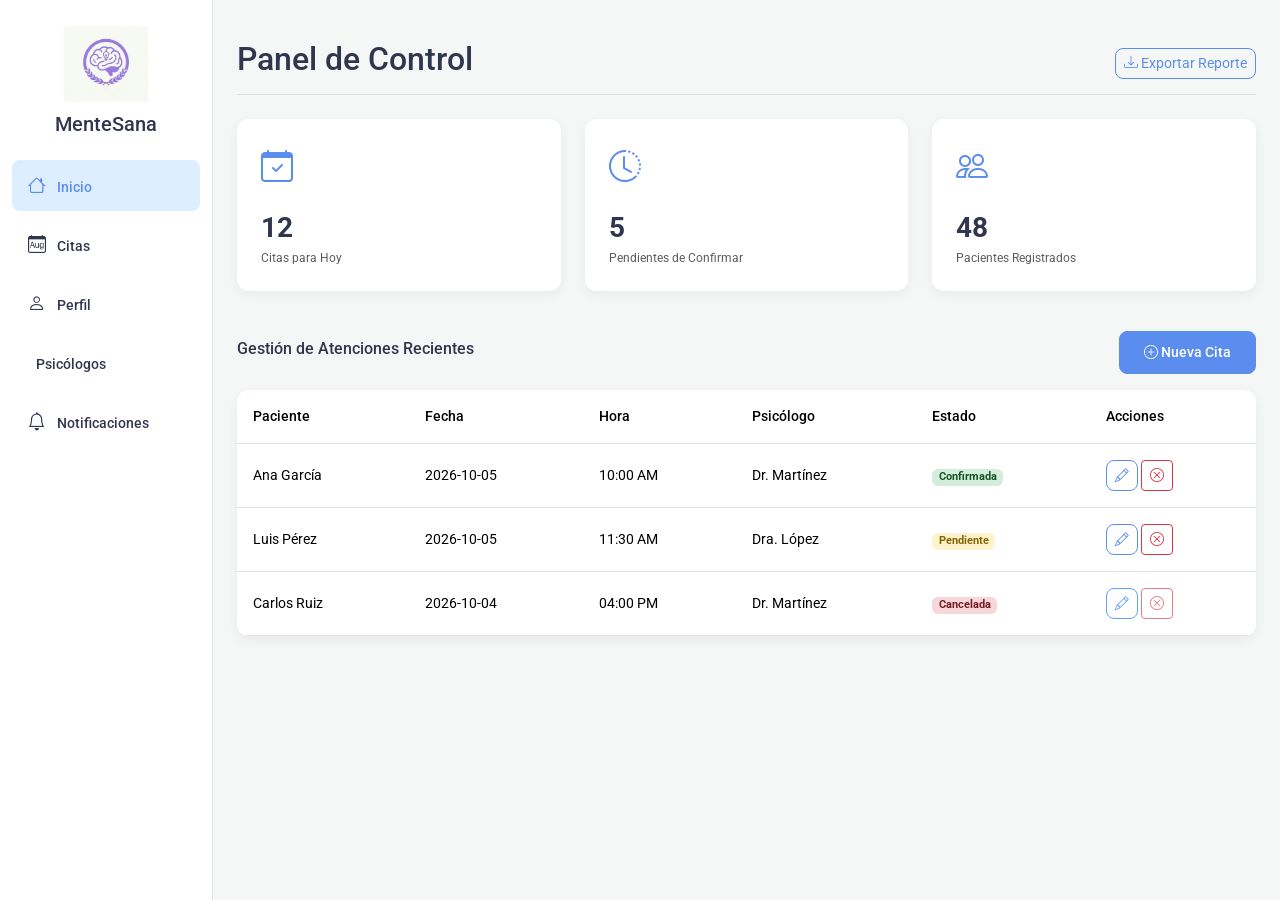
<file: admin.html>
<!DOCTYPE html>
<html lang="es">
<head>
    <meta charset="UTF-8">
    <meta name="viewport" content="width=device-width, initial-scale=1.0">
    
    <!-- Bootstrap CSS -->
    <link href="https://cdn.jsdelivr.net/npm/bootstrap@5.0.2/dist/css/bootstrap.min.css" rel="stylesheet" integrity="sha384-EVSTQN3/azprG1Anm3QDgpJLIm9Nao0Yz1ztcQTwFspd3yD65VohhpuuCOmLASjC" crossorigin="anonymous">
    
    <!-- Fuente Roboto (Guía de Estilo) -->
    <link href="https://fonts.googleapis.com/css2?family=Roboto:wght@400;500;700&display=swap" rel="stylesheet">

    <!-- Bootstrap Icons (Para la iconografía de la guía) -->
    <link rel="stylesheet" href="https://cdn.jsdelivr.net/npm/bootstrap-icons@1.11.1/font/bootstrap-icons.css">

    <!-- Estilos Personalizados MenteSana (en estilos.css) -->
   <link rel="stylesheet" href="css/styles.css">

    <title>Dashboard Administrador - MenteSana</title>
</head>
<body>

    <div class="container-fluid">
        <div class="row">
            
            <!-- ================= SIDEBAR ================= -->
            <nav class="col-md-3 col-lg-2 d-md-block sidebar collapse" id="sidebarMenu">
                <div class="position-sticky">
                    <!-- Logo -->
                    <div class="text-center mb-4">
                        <img src="img/logo-mentesana.jpeg" alt="Logotipo de MenteSana, cerebro con foco" style="max-height: 80px;">
                        <h2 class="h5 mt-2">MenteSana</h2>
                    </div>

                    <!-- Navegación -->
                    <ul class="nav flex-column">
                        <li class="nav-item">
                            <a class="nav-link active" href="#">
                                <i class="bi bi-house"></i> Inicio
                            </a>
                        </li>
                        <li class="nav-item">
                            <a class="nav-link" href="#">
                                <i class="bi bi-calendar-month"></i> Citas
                            </a>
                        </li>
                        <li class="nav-item">
                            <a class="nav-link" href="#">
                                <i class="bi bi-person"></i> Perfil
                            </a>
                        </li>
                        <li class="nav-item">
                            <a class="nav-link" href="#">
                                <i class="bi bi-psychology"></i> Psicólogos
                            </a>
                        </li>
                        <li class="nav-item">
                            <a class="nav-link" href="#">
                                <i class="bi bi-bell"></i> Notificaciones
                            </a>
                        </li>
                    </ul>
                </div>
            </nav>

            <!-- Verificación de componentes -->
            <!-- ================= CONTENIDO PRINCIPAL ================= -->
            <main class="col-md-9 ms-sm-auto col-lg-10 px-md-4 py-4">
                
                <!-- Encabezado -->
                <div class="d-flex justify-content-between flex-wrap flex-md-nowrap align-items-center pt-3 pb-2 mb-4 border-bottom">
                    <h1 class="h2">Panel de Control</h1>
                    <div class="btn-toolbar mb-2 mb-md-0">
                        <button type="button" class="btn btn-sm btn-outline-primary">
                            <i class="bi bi-download"></i> Exportar Reporte
                        </button>
                    </div>
                </div>

                <!-- ================= TARJETAS DE RESUMEN ================= -->
                 <!-- Verificación de componentes -->
                <div class="row mb-4">
                    <div class="col-md-4 mb-3">
                        <div class="card-resumen">
                            <div class="icono"><i class="bi bi-calendar-check"></i></div>
                            <div class="numero">12</div>
                            <div class="cuerpo-pequeno text-muted">Citas para Hoy</div>
                        </div>
                    </div>
                    <div class="col-md-4 mb-3">
                        <div class="card-resumen">
                            <div class="icono"><i class="bi bi-clock-history"></i></div>
                            <div class="numero">5</div>
                            <div class="cuerpo-pequeno text-muted">Pendientes de Confirmar</div>
                        </div>
                    </div>
                    <div class="col-md-4 mb-3">
                        <div class="card-resumen">
                            <div class="icono"><i class="bi bi-people"></i></div>
                            <div class="numero">48</div>
                            <div class="cuerpo-pequeno text-muted">Pacientes Registrados</div>
                        </div>
                    </div>
                </div>

                <!-- ================= TABLA DE GESTIÓN ================= -->
                 <!-- Verificación de componentes-->
                <div class="d-flex justify-content-between align-items-center mb-3">
                    <h3 class="subtitulo">Gestión de Atenciones Recientes</h3>
                    <button class="btn btn-primary btn-sm">
                        <i class="bi bi-plus-circle"></i> Nueva Cita
                    </button>
                </div>

                <div class="tabla-custom table-responsive">
                    <table class="table table-hover mb-0">
                        <thead>
                            <tr>
                                <th scope="col">Paciente</th>
                                <th scope="col">Fecha</th>
                                <th scope="col">Hora</th>
                                <th scope="col">Psicólogo</th>
                                <th scope="col">Estado</th>
                                <th scope="col">Acciones</th>
                            </tr>
                        </thead>
                        <tbody>
                            <tr>
                                <td>Ana García</td>
                                <td>2026-10-05</td>
                                <td>10:00 AM</td>
                                <td>Dr. Martínez</td>
                                <td><span class="badge badge-confirmada">Confirmada</span></td>
                                <td>
                                    <button class="btn btn-sm btn-outline-primary"><i class="bi bi-pencil"></i></button>
                                    <button class="btn btn-sm btn-outline-danger"><i class="bi bi-x-circle"></i></button>
                                </td>
                            </tr>
                            <tr>
                                <td>Luis Pérez</td>
                                <td>2026-10-05</td>
                                <td>11:30 AM</td>
                                <td>Dra. López</td>
                                <td><span class="badge badge-pendiente">Pendiente</span></td>
                                <td>
                                    <button class="btn btn-sm btn-outline-primary"><i class="bi bi-pencil"></i></button>
                                    <button class="btn btn-sm btn-outline-danger"><i class="bi bi-x-circle"></i></button>
                                </td>
                            </tr>
                            <tr>
                                <td>Carlos Ruiz</td>
                                <td>2026-10-04</td>
                                <td>04:00 PM</td>
                                <td>Dr. Martínez</td>
                                <td><span class="badge badge-cancelada">Cancelada</span></td>
                                <td>
                                    <button class="btn btn-sm btn-outline-primary" disabled><i class="bi bi-pencil"></i></button>
                                    <button class="btn btn-sm btn-outline-danger" disabled><i class="bi bi-x-circle"></i></button>
                                </td>
                            </tr>
                        </tbody>
                    </table>
                </div>

            </main>
        </div>
    </div>

    <!-- Bootstrap JS (aun no hay acciones)-->
    <script src="https://cdn.jsdelivr.net/npm/bootstrap@5.0.2/dist/js/bootstrap.bundle.min.js" integrity="sha384-MrcW6ZMFYlzcLA8Nl+NtUVF0sA7MsXsP1UyJoMp4YLEuNSfAP+JcXn/tVYxM" crossorigin="anonymous"></script>
</body>
</html>
</file>
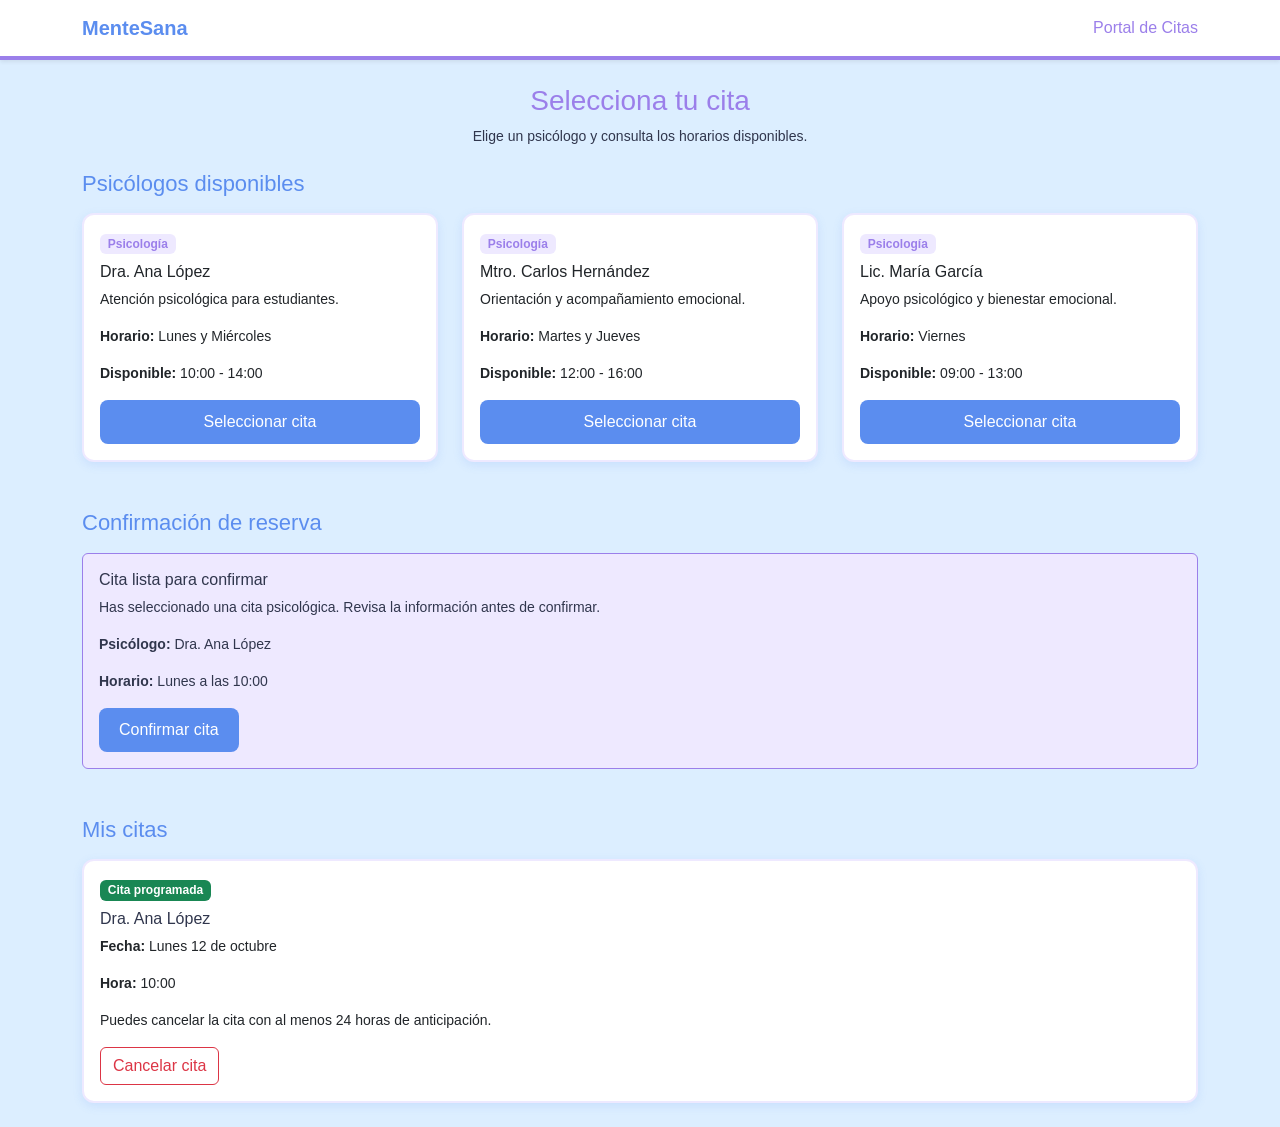
<file: citas.html>
<!DOCTYPE html>
<html lang="es">
<head>
    <meta charset="UTF-8">
    <meta name="viewport" content="width=device-width, initial-scale=1.0">
    <title>MenteSana - Citas</title>
    <link href="https://cdn.jsdelivr.net/npm/bootstrap@5.0.2/dist/css/bootstrap.min.css" rel="stylesheet">
    <link rel="stylesheet" href="css/estilos.css">
</head>
<body>
    <nav class="navbar navbar-light bg-white shadow-sm">
        <div class="container">
            <a class="navbar-brand fw-bold text-azul" href="#">MenteSana</a>
            <span class="navbar-text">Portal de Citas</span>
        </div>
    </nav>
    <main class="container py-4">
        <h1 class="text-center mb-2">Selecciona tu cita</h1>
        <p class="text-center mb-4">Elige un psicólogo y consulta los horarios disponibles.</p>
                <h2 class="mb-3">Psicólogos disponibles</h2>
        <div class="row g-4">
            <div class="col-md-4">
                <div class="card card-mente h-100">
                    <div class="card-body">
                        <span class="badge bg-lavanda text-morado mb-2">Psicología</span>
                        <h3 class="card-title">Dra. Ana López</h3>
                        <p class="card-text">Atención psicológica para estudiantes.</p>
                        <p><strong>Horario:</strong> Lunes y Miércoles</p>
                        <p><strong>Disponible:</strong> 10:00 - 14:00</p>
                        <button class="btn btn-mente w-100">Seleccionar cita</button>
                    </div>
                </div>
            </div>
            <div class="col-md-4">
                <div class="card card-mente h-100">
                    <div class="card-body">
                        <span class="badge bg-lavanda text-morado mb-2">Psicología</span>
                        <h3 class="card-title">Mtro. Carlos Hernández</h3>
                        <p class="card-text">Orientación y acompañamiento emocional.</p>
                        <p><strong>Horario:</strong> Martes y Jueves</p>
                        <p><strong>Disponible:</strong> 12:00 - 16:00</p>
                        <button class="btn btn-mente w-100">Seleccionar cita</button>
                    </div>
                </div>
            </div>
            <div class="col-md-4">
                <div class="card card-mente h-100">
                    <div class="card-body">
                        <span class="badge bg-lavanda text-morado mb-2">Psicología</span>
                        <h3 class="card-title">Lic. María García</h3>
                        <p class="card-text">Apoyo psicológico y bienestar emocional.</p>
                        <p><strong>Horario:</strong> Viernes</p>
                        <p><strong>Disponible:</strong> 09:00 - 13:00</p>
                        <button class="btn btn-mente w-100">Seleccionar cita</button>
                    </div>
                </div>
            </div>
        </div>
                <section class="mt-5">
            <h2 class="mb-3">Confirmación de reserva</h2>
            <div class="alert alert-success">
                <h3>Cita lista para confirmar</h3>
                <p>Has seleccionado una cita psicológica. Revisa la información antes de confirmar.</p>
                <p><strong>Psicólogo:</strong> Dra. Ana López</p>
                <p><strong>Horario:</strong> Lunes a las 10:00</p>
                <button class="btn btn-mente">Confirmar cita</button>
            </div>
        </section>
                <section class="mt-5">
            <h2 class="mb-3">Mis citas</h2>
            <div class="card card-mente">
                <div class="card-body">
                    <span class="badge bg-success mb-2">Cita programada</span>
                    <h3>Dra. Ana López</h3>
                    <p><strong>Fecha:</strong> Lunes 12 de octubre</p>
                    <p><strong>Hora:</strong> 10:00</p>
                    <p>Puedes cancelar la cita con al menos 24 horas de anticipación.</p>
                    <button class="btn btn-outline-danger">Cancelar cita</button>
                </div>
            </div>
        </section>
    </main>
</body>
</html>
</file>
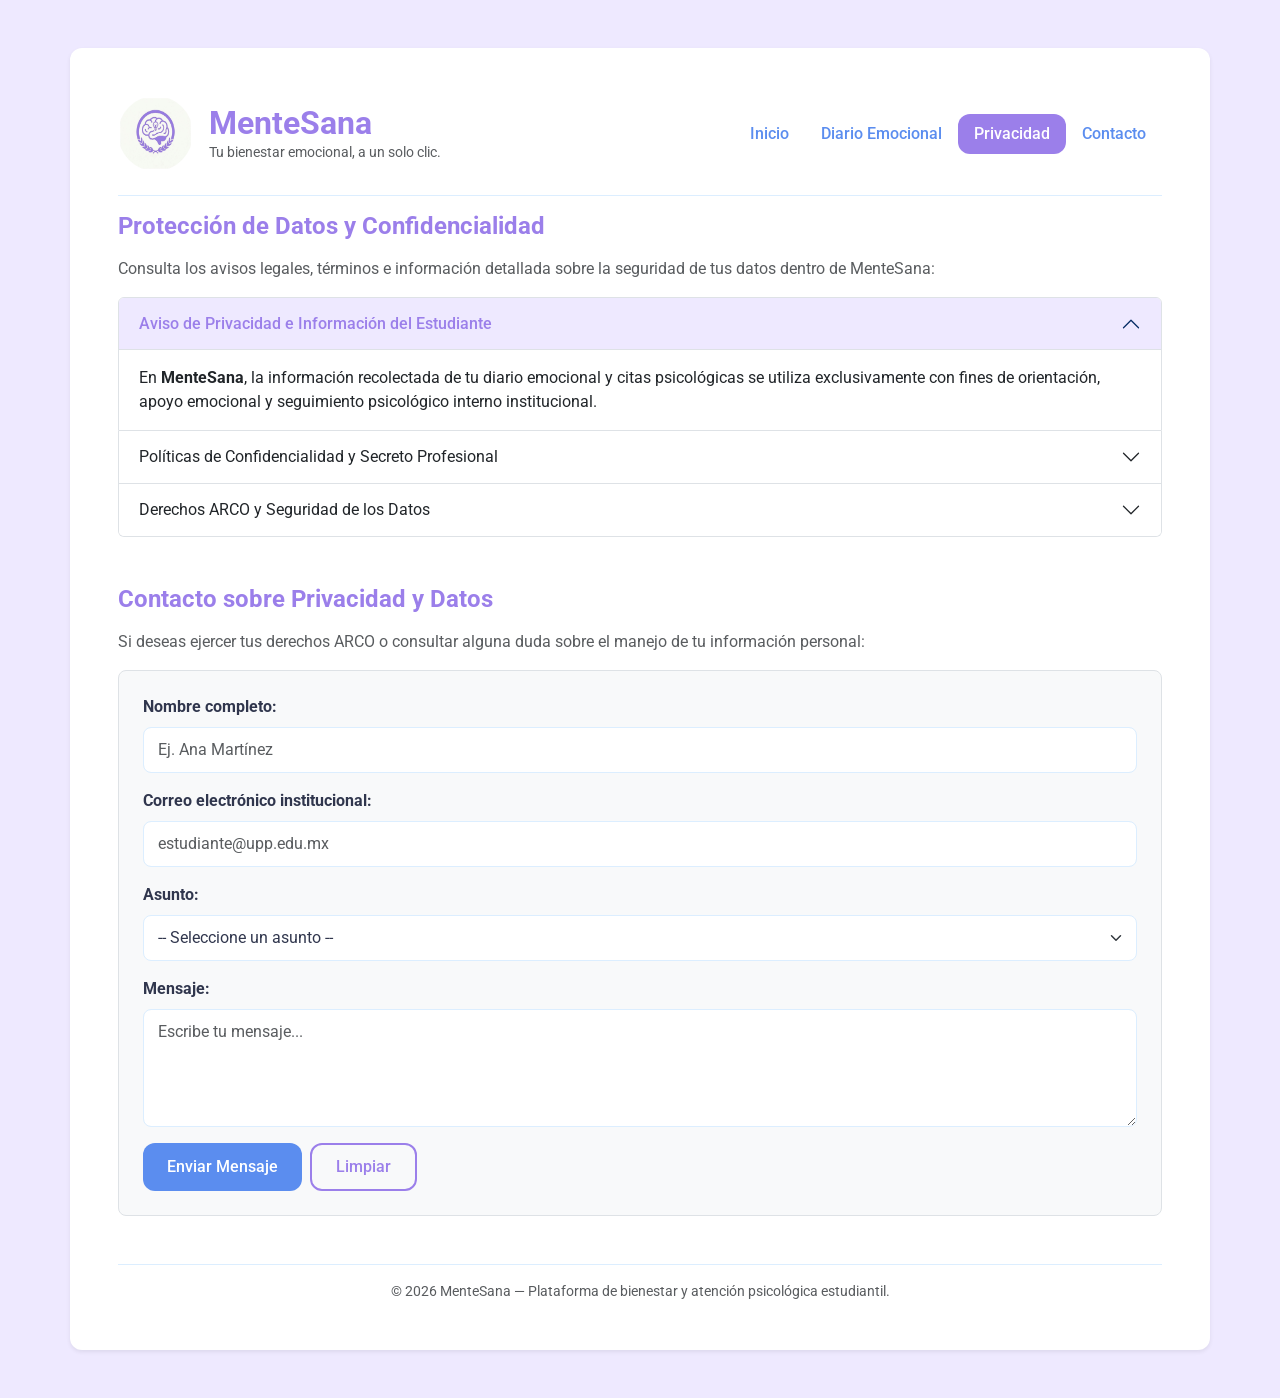
<file: contacto.html>
<!DOCTYPE html>
<html lang="es">
<head>
    <meta charset="UTF-8">
    <meta name="viewport" content="width=device-width, initial-scale=1.0">
    <title>MenteSana - Protección de Datos y Privacidad</title>

    <!-- CDN Bootstrap 5 CSS -->
    <link href="https://cdn.jsdelivr.net/npm/bootstrap@5.3.3/dist/css/bootstrap.min.css" rel="stylesheet">

    <!-- Hoja de Estilos Propia -->
    <link rel="stylesheet" href="css/emocionalStyle.css">
</head>
<body>

    <div class="container my-5 p-4 p-md-5 card-mentesana shadow-sm">
        
        <!-- Encabezado con Logo Oficial de MenteSana -->
        <header class="d-flex flex-wrap justify-content-between align-items-center mb-4 gap-3">
            <div class="d-flex align-items-center gap-3">
                <img src="img/logo-mentesana.jpeg" alt="Logotipo oficial de MenteSana - Plataforma de bienestar y atención psicológica estudiantil" width="75" height="75" class="rounded-circle">
                <div>
                    <h1 class="h2 m-0 text-purple-ms fw-bold">MenteSana</h1>
                    <p class="text-muted small m-0">Tu bienestar emocional, a un solo clic.</p>
                </div>
            </div>

            <!-- Navegación con Accesibilidad -->
            <nav aria-label="Navegación principal">
                <ul class="nav nav-pills">
                    <li class="nav-item"><a class="nav-link" href="#">Inicio</a></li>
                    <li class="nav-item"><a class="nav-link" href="emocional.html">Diario Emocional</a></li>
                    <li class="nav-item"><a class="nav-link active" aria-current="page" href="privacidad.html">Privacidad</a></li>
                    <li class="nav-item"><a class="nav-link" href="#contacto">Contacto</a></li>
                </ul>
            </nav>
        </header>

        <hr style="color: #DCEEFF; opacity: 1;">

        <main>
            <!-- REQUERIMIENTO FUNCIONAL 006: Protección de Datos y Confidencialidad -->
            <section class="mb-5" aria-labelledby="titulo-privacidad">
                <h2 id="titulo-privacidad" class="h4 text-purple-ms fw-bold mb-3">Protección de Datos y Confidencialidad</h2>
                <p class="text-muted">Consulta los avisos legales, términos e información detallada sobre la seguridad de tus datos dentro de MenteSana:</p>

                <div class="accordion" id="accordionPrivacidad">
                    <div class="accordion-item">
                        <h3 class="accordion-header" id="headingOne">
                            <button class="accordion-button" type="button" data-bs-toggle="collapse" data-bs-target="#collapseOne" aria-expanded="true" aria-controls="collapseOne">
                                Aviso de Privacidad e Información del Estudiante
                            </button>
                        </h3>
                        <div id="collapseOne" class="accordion-collapse collapse show" aria-labelledby="headingOne" data-bs-parent="#accordionPrivacidad">
                            <div class="accordion-body">
                                En <strong>MenteSana</strong>, la información recolectada de tu diario emocional y citas psicológicas se utiliza exclusivamente con fines de orientación, apoyo emocional y seguimiento psicológico interno institucional.
                            </div>
                        </div>
                    </div>

                    <div class="accordion-item">
                        <h3 class="accordion-header" id="headingTwo">
                            <button class="accordion-button collapsed" type="button" data-bs-toggle="collapse" data-bs-target="#collapseTwo" aria-expanded="false" aria-controls="collapseTwo">
                                Políticas de Confidencialidad y Secreto Profesional
                            </button>
                        </h3>
                        <div id="collapseTwo" class="accordion-collapse collapse" aria-labelledby="headingTwo" data-bs-parent="#accordionPrivacidad">
                            <div class="accordion-body">
                                Todas las sesiones, registros de ánimo y notas clínicas están protegidas bajo secreto profesional. Ninguna información personal o diagnóstica será compartida con terceros sin tu consentimiento expreso, salvo situaciones de riesgo inminente.
                            </div>
                        </div>
                    </div>

                    <div class="accordion-item">
                        <h3 class="accordion-header" id="headingThree">
                            <button class="accordion-button collapsed" type="button" data-bs-toggle="collapse" data-bs-target="#collapseThree" aria-expanded="false" aria-controls="collapseThree">
                                Derechos ARCO y Seguridad de los Datos
                            </button>
                        </h3>
                        <div id="collapseThree" class="accordion-collapse collapse" aria-labelledby="headingThree" data-bs-parent="#accordionPrivacidad">
                            <div class="accordion-body">
                                Tienes derecho a Acceder, Rectificar, Cancelar u Oponerte (Derechos ARCO) al uso de tus datos guardados en la plataforma. Puedes solicitar la eliminación de tu historial en cualquier momento mediante el formulario de contacto.
                            </div>
                        </div>
                    </div>
                </div>
            </section>

            <!-- Formulario de Contacto -->
            <section id="contacto" class="mb-4" aria-labelledby="titulo-contacto">
                <h2 id="titulo-contacto" class="h4 text-purple-ms fw-bold mb-3">Contacto sobre Privacidad y Datos</h2>
                <p class="text-muted">Si deseas ejercer tus derechos ARCO o consultar alguna duda sobre el manejo de tu información personal:</p>

                <form id="form-contacto" action="#" method="POST" class="p-4 rounded-3 border bg-light">
                    <div class="mb-3">
                        <label for="nombre-contacto" class="form-label fw-bold">Nombre completo:</label>
                        <input type="text" id="nombre-contacto" name="nombre_contacto" class="form-control" placeholder="Ej. Ana Martínez" required>
                    </div>

                    <div class="mb-3">
                        <label for="correo-contacto" class="form-label fw-bold">Correo electrónico institucional:</label>
                        <input type="email" id="correo-contacto" name="correo_contacto" class="form-control" placeholder="estudiante@upp.edu.mx" required>
                    </div>

                    <div class="mb-3">
                        <label for="asunto-contacto" class="form-label fw-bold">Asunto:</label>
                        <select id="asunto-contacto" name="asunto_contacto" class="form-select" required aria-label="Selecciona el asunto del mensaje de privacidad">
                            <option value="" disabled selected>-- Seleccione un asunto --</option>
                            <option value="duda_privacidad">Solicitud / Duda de privacidad de datos</option>
                            <option value="derechos_arco">Ejercicio de Derechos ARCO</option>
                            <option value="otro">Otro comentario</option>
                        </select>
                    </div>

                    <div class="mb-3">
                        <label for="mensaje-contacto" class="form-label fw-bold">Mensaje:</label>
                        <textarea id="mensaje-contacto" name="mensaje_contacto" class="form-control" rows="4" placeholder="Escribe tu mensaje..." required></textarea>
                    </div>

                    <div class="d-flex flex-column flex-sm-row gap-2">
                        <button type="submit" class="btn btn-blue-ms">Enviar Mensaje</button>
                        <button type="reset" class="btn btn-outline-ms">Limpiar</button>
                    </div>
                </form>
            </section>
        </main>

        <hr class="mt-5" style="color: #DCEEFF; opacity: 1;">

        <footer>
            <p class="text-center text-muted small m-0">&copy; 2026 MenteSana — Plataforma de bienestar y atención psicológica estudiantil.</p>
        </footer>

    </div>

    <!-- CDN Bootstrap JS (Requerido para la animación del Accordion) -->
    <script src="https://cdn.jsdelivr.net/npm/bootstrap@5.3.3/dist/js/bootstrap.bundle.min.js"></script>
</body>
</html>
</file>
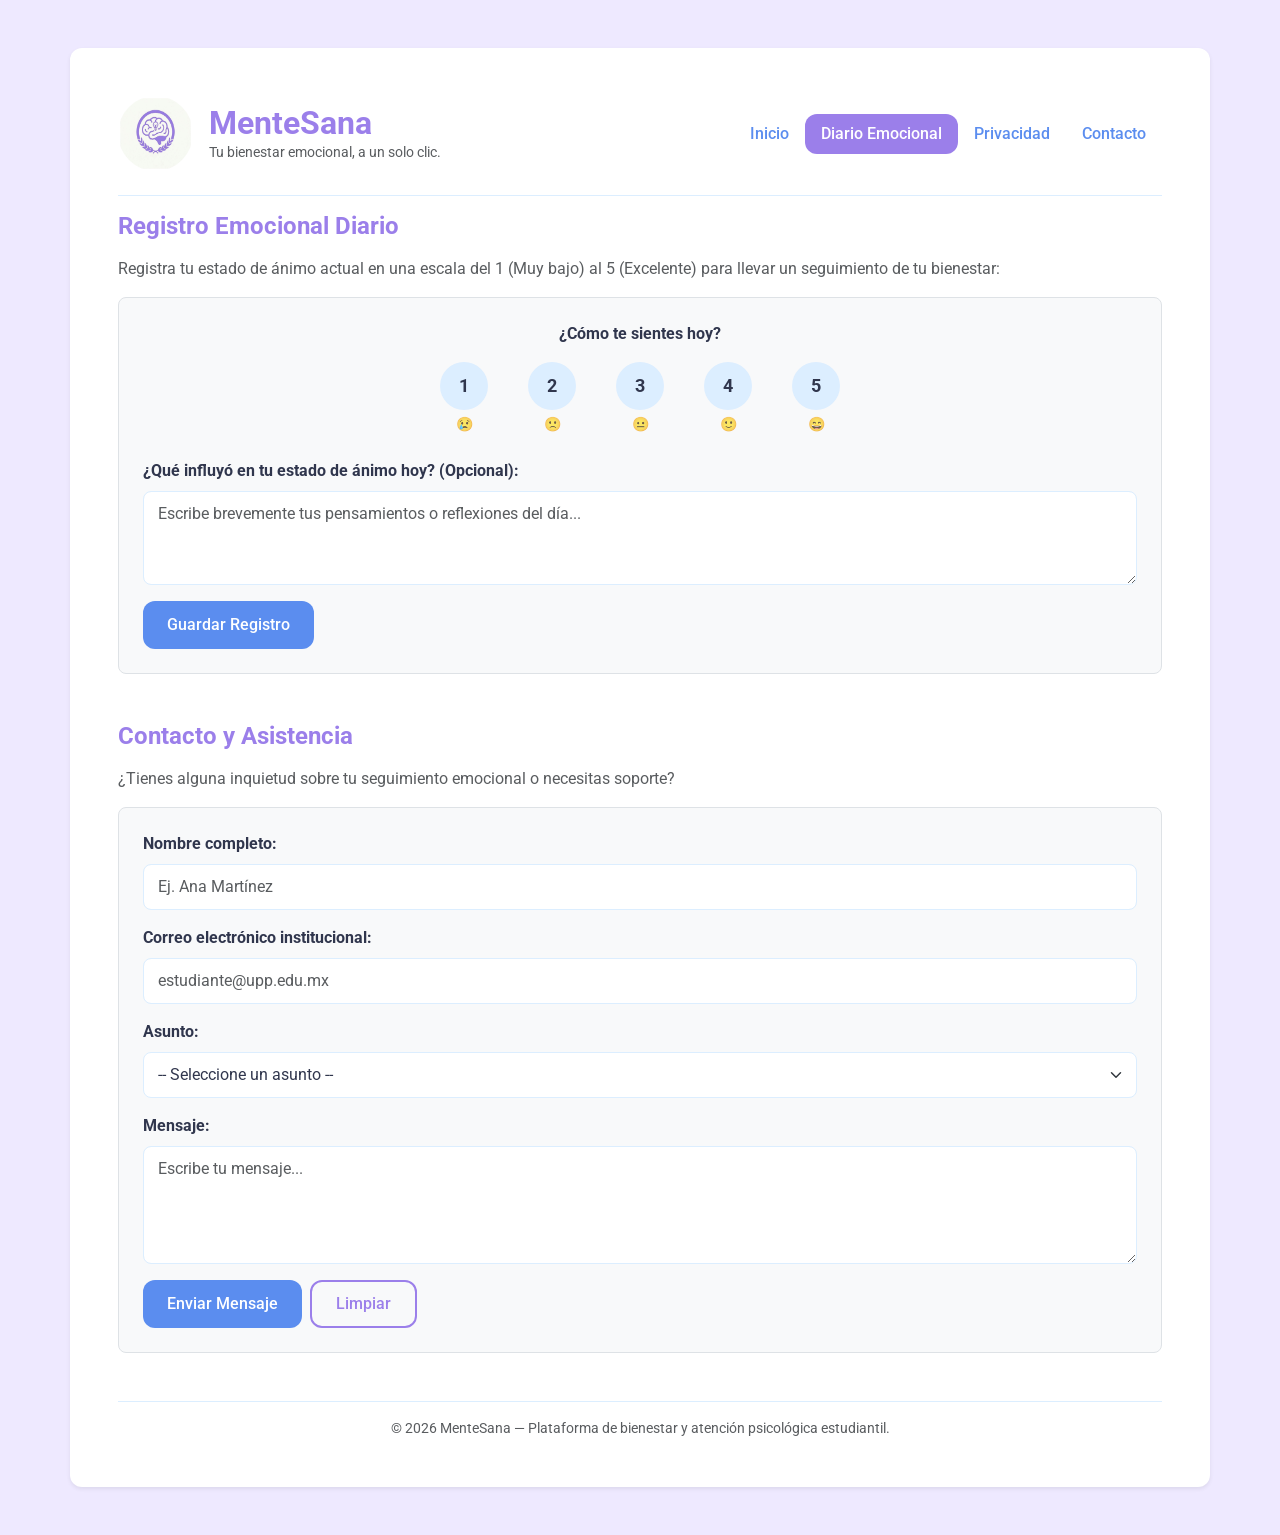
<file: emocional.html>
<!DOCTYPE html>
<html lang="es">
<head>
    <meta charset="UTF-8">
    <meta name="viewport" content="width=device-width, initial-scale=1.0">
    <title>MenteSana - Diario Emocional</title>

    <!-- CDN Bootstrap 5 CSS -->
    <link href="https://cdn.jsdelivr.net/npm/bootstrap@5.3.3/dist/css/bootstrap.min.css" rel="stylesheet">

    <!-- Hoja de Estilos Propia -->
    <link rel="stylesheet" href="css/emocionalStyle.css">
</head>
<body>

    <div class="container my-5 p-4 p-md-5 card-mentesana shadow-sm">
        
        <!-- Encabezado con Logo Oficial de MenteSana -->
        <header class="d-flex flex-wrap justify-content-between align-items-center mb-4 gap-3">
            <div class="d-flex align-items-center gap-3">
                <img src="img/logo-mentesana.jpeg" alt="Logotipo oficial de MenteSana - Plataforma de bienestar y atención psicológica estudiantil" width="75" height="75" class="rounded-circle">
                <div>
                    <h1 class="h2 m-0 text-purple-ms fw-bold">MenteSana</h1>
                    <p class="text-muted small m-0">Tu bienestar emocional, a un solo clic.</p>
                </div>
            </div>

            <!-- Navegación con Accesibilidad -->
            <nav aria-label="Navegación principal">
                <ul class="nav nav-pills">
                    <li class="nav-item"><a class="nav-link" href="#">Inicio</a></li>
                    <li class="nav-item"><a class="nav-link active" aria-current="page" href="emocional.html">Diario Emocional</a></li>
                    <li class="nav-item"><a class="nav-link" href="privacidad.html">Privacidad</a></li>
                    <li class="nav-item"><a class="nav-link" href="#contacto">Contacto</a></li>
                </ul>
            </nav>
        </header>

        <hr style="color: #DCEEFF; opacity: 1;">

        <main>
            <!-- REQUERIMIENTO FUNCIONAL 005: Registro Emocional Diario -->
            <section class="mb-5" aria-labelledby="titulo-diario">
                <h2 id="titulo-diario" class="h4 text-purple-ms fw-bold mb-3">Registro Emocional Diario</h2>
                <p class="text-muted">Registra tu estado de ánimo actual en una escala del 1 (Muy bajo) al 5 (Excelente) para llevar un seguimiento de tu bienestar:</p>

                <form id="form-diario-emocional" action="#" method="POST" class="p-4 rounded-3 border bg-light">
                    <div class="mb-4">
                        <label class="form-label fw-bold d-block text-center mb-3">¿Cómo te sientes hoy?</label>
                        
                        <!-- Escala del 1 al 5 -->
                        <div class="rating-container" role="radiogroup" aria-label="Selecciona tu estado de ánimo del 1 al 5">
                            <div class="rating-option">
                                <input type="radio" id="animo-1" name="nivel_animo" value="1" required aria-label="Nivel 1: Muy bajo">
                                <label for="animo-1" title="Muy bajo">1</label>
                                <span class="small text-muted d-block mt-1" aria-hidden="true">😢</span>
                            </div>
                            <div class="rating-option">
                                <input type="radio" id="animo-2" name="nivel_animo" value="2" aria-label="Nivel 2: Bajo">
                                <label for="animo-2" title="Bajo">2</label>
                                <span class="small text-muted d-block mt-1" aria-hidden="true">🙁</span>
                            </div>
                            <div class="rating-option">
                                <input type="radio" id="animo-3" name="nivel_animo" value="3" aria-label="Nivel 3: Regular">
                                <label for="animo-3" title="Regular">3</label>
                                <span class="small text-muted d-block mt-1" aria-hidden="true">😐</span>
                            </div>
                            <div class="rating-option">
                                <input type="radio" id="animo-4" name="nivel_animo" value="4" aria-label="Nivel 4: Bueno">
                                <label for="animo-4" title="Bueno">4</label>
                                <span class="small text-muted d-block mt-1" aria-hidden="true">🙂</span>
                            </div>
                            <div class="rating-option">
                                <input type="radio" id="animo-5" name="nivel_animo" value="5" aria-label="Nivel 5: Excelente">
                                <label for="animo-5" title="Excelente">5</label>
                                <span class="small text-muted d-block mt-1" aria-hidden="true">😄</span>
                            </div>
                        </div>
                    </div>

                    <div class="mb-3">
                        <label for="nota-emocional" class="form-label fw-bold">¿Qué influyó en tu estado de ánimo hoy? (Opcional):</label>
                        <textarea id="nota-emocional" name="nota_emocional" class="form-control" rows="3" placeholder="Escribe brevemente tus pensamientos o reflexiones del día..."></textarea>
                    </div>

                    <button type="submit" class="btn btn-blue-ms">Guardar Registro</button>
                </form>
            </section>

            <!-- Formulario de Contacto -->
            <section id="contacto" class="mb-4" aria-labelledby="titulo-contacto">
                <h2 id="titulo-contacto" class="h4 text-purple-ms fw-bold mb-3">Contacto y Asistencia</h2>
                <p class="text-muted">¿Tienes alguna inquietud sobre tu seguimiento emocional o necesitas soporte?</p>

                <form id="form-contacto" action="#" method="POST" class="p-4 rounded-3 border bg-light">
                    <div class="mb-3">
                        <label for="nombre-contacto" class="form-label fw-bold">Nombre completo:</label>
                        <input type="text" id="nombre-contacto" name="nombre_contacto" class="form-control" placeholder="Ej. Ana Martínez" required>
                    </div>

                    <div class="mb-3">
                        <label for="correo-contacto" class="form-label fw-bold">Correo electrónico institucional:</label>
                        <input type="email" id="correo-contacto" name="correo_contacto" class="form-control" placeholder="estudiante@upp.edu.mx" required>
                    </div>

                    <div class="mb-3">
                        <label for="asunto-contacto" class="form-label fw-bold">Asunto:</label>
                        <select id="asunto-contacto" name="asunto_contacto" class="form-select" required aria-label="Selecciona el asunto del mensaje">
                            <option value="" disabled selected>-- Seleccione un asunto --</option>
                            <option value="diario_emocional">Duda sobre el diario emocional</option>
                            <option value="soporte_tecnico">Soporte técnico</option>
                            <option value="otro">Otro comentario</option>
                        </select>
                    </div>

                    <div class="mb-3">
                        <label for="mensaje-contacto" class="form-label fw-bold">Mensaje:</label>
                        <textarea id="mensaje-contacto" name="mensaje_contacto" class="form-control" rows="4" placeholder="Escribe tu mensaje..." required></textarea>
                    </div>

                    <div class="d-flex flex-column flex-sm-row gap-2">
                        <button type="submit" class="btn btn-blue-ms">Enviar Mensaje</button>
                        <button type="reset" class="btn btn-outline-ms">Limpiar</button>
                    </div>
                </form>
            </section>
        </main>

        <hr class="mt-5" style="color: #DCEEFF; opacity: 1;">

        <footer>
            <p class="text-center text-muted small m-0">&copy; 2026 MenteSana — Plataforma de bienestar y atención psicológica estudiantil.</p>
        </footer>

    </div>

    <script src="https://cdn.jsdelivr.net/npm/bootstrap@5.3.3/dist/js/bootstrap.bundle.min.js"></script>
</body>
</html>
</file>
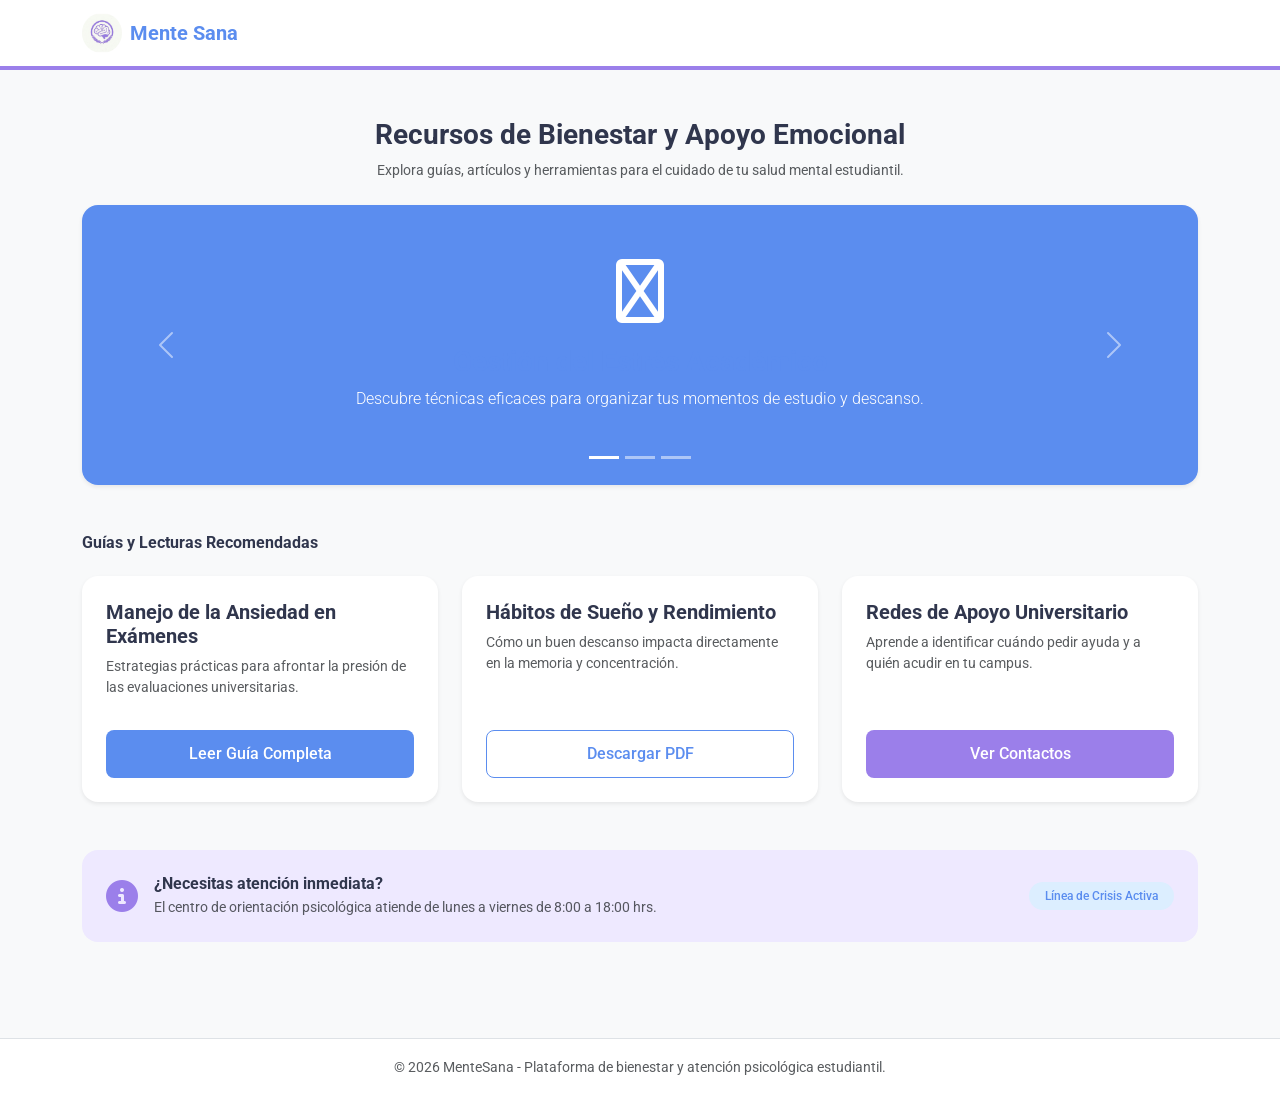
<file: recursos.html>
<!DOCTYPE html>
<html lang="es">
<head>
    <meta charset="UTF-8">
    <meta name="viewport" content="width=device-width, initial-scale=1.0">
    <title>MenteSana | Recursos de Apoyo</title>

    <!-- Google Fonts: Roboto -->
    <link rel="preconnect" href="https://fonts.googleapis.com">
    <link rel="preconnect" href="https://fonts.gstatic.com" crossorigin>
    <link href="https://fonts.googleapis.com/css2?family=Roboto:wght@400;500;700&display=swap" rel="stylesheet">

    <!-- Iconos FontAwesome -->
    <link rel="stylesheet" href="https://cdnjs.cloudflare.com/ajax/libs/font-awesome/6.4.0/css/all.min.css">

    <!-- Bootstrap 5 CSS -->
    <link href="https://cdn.jsdelivr.net/npm/bootstrap@5.3.2/dist/css/bootstrap.min.css" rel="stylesheet">

    <!-- Estilos CSS Personalizados -->
    <link rel="stylesheet" href="css/estilos.css">
</head>
<body class="d-flex flex-column min-vh-100 bg-light">

    <!-- Navegación Principal MenteSana -->
    <nav class="navbar navbar-expand-lg navbar-dark bg-primary">
    <div class="container">
        <!-- Logo con la imagen del proyecto -->
        <a class="navbar-brand d-flex align-items-center gap-2 fw-bold" href="index.html">
            <img src="img/logo-mentesana.jpeg" alt="Logo Mente Sana" width="40" height="40" class="rounded-circle object-fit-cover">
            <span>Mente Sana</span>
        </a>
        <button class="navbar-toggler" type="button" data-bs-toggle="collapse" data-bs-target="#navbarNav">
            <span class="navbar-toggler-icon"></span>
        </button>
        <div class="collapse navbar-collapse" id="navbarNav">
            <ul class="navbar-nav ms-auto">
                <li class="nav-item"><a class="nav-link" href="index.html">Inicio</a></li>
                <li class="nav-item"><a class="nav-link" href="citas.html">Citas</a></li>
                <li class="nav-item"><a class="nav-link active" href="recursos.html">Recursos</a></li>
                <li class="nav-item"><a class="nav-link" href="contacto.html">Contacto</a></li>
                <li class="nav-item"><a class="nav-link" href="admin.html">Admin</a></li>
            </ul>
        </div>
    </div>
</nav>

    <!-- Contenido Principal -->
    <main class="container my-5 flex-grow-1">
        <header class="text-center mb-4">
            <h1 class="fw-bold" style="color: #30364D;">Recursos de Bienestar y Apoyo Emocional</h1>
            <p class="text-muted">Explora guías, artículos y herramientas para el cuidado de tu salud mental estudiantil.</p>
        </header>

        <!-- Carrusel Interactivo de Recursos -->
        <section class="mb-5">
            <div id="carouselRecursos" class="carousel slide shadow-sm rounded-4 overflow-hidden" data-bs-ride="carousel">
                <div class="carousel-indicators">
                    <button type="button" data-bs-target="#carouselRecursos" data-bs-slide-to="0" class="active" aria-current="true" aria-label="Slide 1"></button>
                    <button type="button" data-bs-target="#carouselRecursos" data-bs-slide-to="1" aria-label="Slide 2"></button>
                    <button type="button" data-bs-target="#carouselRecursos" data-bs-slide-to="2" aria-label="Slide 3"></button>
                </div>
                <div class="carousel-inner">
                    <!-- Slide 1 -->
                    <div class="carousel-item active" style="background-color: #5B8DEF; min-height: 280px;">
                        <div class="d-flex flex-column align-items-center justify-content-center text-center text-white p-5">
                            <i class="fa-solid fa-brain display-3 mb-3"></i>
                            <h2 class="fw-bold fs-3">Gestión del Estrés Académico</h2>
                            <p class="lead fs-6 mb-0">Descubre técnicas eficaces para organizar tus momentos de estudio y descanso.</p>
                        </div>
                    </div>
                    <!-- Slide 2 -->
                    <div class="carousel-item" style="background-color: #9B7FEA; min-height: 280px;">
                        <div class="d-flex flex-column align-items-center justify-content-center text-center text-white p-5">
                            <i class="fa-solid fa-heart-pulse display-3 mb-3"></i>
                            <h2 class="fw-bold fs-3">Atención Plena y Mindfulness</h2>
                            <p class="lead fs-6 mb-0">Ejercicios sencillos de respiración para mantener la calma en época de exámenes.</p>
                        </div>
                    </div>
                    <!-- Slide 3 -->
                    <div class="carousel-item" style="background-color: #30364D; min-height: 280px;">
                        <div class="d-flex flex-column align-items-center justify-content-center text-center text-white p-5">
                            <i class="fa-solid fa-comments display-3 mb-3"></i>
                            <h2 class="fw-bold fs-3">Acompañamiento Psicológico</h2>
                            <p class="lead fs-6 mb-0">Recuerda que no estás solo. Consulta horarios con nuestros profesionales.</p>
                        </div>
                    </div>
                </div>
                <button class="carousel-control-prev" type="button" data-bs-target="#carouselRecursos" data-bs-slide="prev">
                    <span class="carousel-control-prev-icon" aria-hidden="true"></span>
                    <span class="visually-hidden">Anterior</span>
                </button>
                <button class="carousel-control-next" type="button" data-bs-target="#carouselRecursos" data-bs-slide="next">
                    <span class="carousel-control-next-icon" aria-hidden="true"></span>
                    <span class="visually-hidden">Siguiente</span>
                </button>
            </div>
        </section>
        <!-- Sección de Tarjetas de Recursos -->
        <section class="mb-5">
            <h3 class="fw-bold mb-4" style="color: #30364D;">Guías y Lecturas Recomendadas</h3>
            <div class="row row-cols-1 row-cols-md-3 g-4">
                
                <!-- Tarjeta 1 -->
                <div class="col">
                    <div class="card h-100 shadow-sm border-0 rounded-4">
                        <div class="card-body p-4 d-flex flex-column">
                            <h4 class="card-title h5 fw-bold" style="color: #30364D;">Manejo de la Ansiedad en Exámenes</h4>
                            <p class="card-text text-muted flex-grow-1" style="font-size: 14px;">Estrategias prácticas para afrontar la presión de las evaluaciones universitarias.</p>
                            <button type="button" class="btn text-white w-100 mt-3" style="background-color: #5B8DEF; min-height: 48px; font-weight: 500; border-radius: 8px;">
                                Leer Guía Completa
                            </button>
                        </div>
                    </div>
                </div>

                <!-- Tarjeta 2 -->
                <div class="col">
                    <div class="card h-100 shadow-sm border-0 rounded-4">
                        <div class="card-body p-4 d-flex flex-column">
                            <h4 class="card-title h5 fw-bold" style="color: #30364D;">Hábitos de Sueño y Rendimiento</h4>
                            <p class="card-text text-muted flex-grow-1" style="font-size: 14px;">Cómo un buen descanso impacta directamente en la memoria y concentración.</p>
                            <button type="button" class="btn btn-outline-primary w-100 mt-3" style="color: #5B8DEF; border-color: #5B8DEF; min-height: 48px; font-weight: 500; border-radius: 8px;">
                                Descargar PDF
                            </button>
                        </div>
                    </div>
                </div>

                <!-- Tarjeta 3 -->
                <div class="col">
                    <div class="card h-100 shadow-sm border-0 rounded-4">
                        <div class="card-body p-4 d-flex flex-column">
                            <h4 class="card-title h5 fw-bold" style="color: #30364D;">Redes de Apoyo Universitario</h4>
                            <p class="card-text text-muted flex-grow-1" style="font-size: 14px;">Aprende a identificar cuándo pedir ayuda y a quién acudir en tu campus.</p>
                            <button type="button" class="btn text-white w-100 mt-3" style="background-color: #9B7FEA; min-height: 48px; font-weight: 500; border-radius: 8px;">
                                Ver Contactos
                            </button>
                        </div>
                    </div>
                </div>

            </div>
        </section>
        <!-- Sección de Alertas e Información de Contacto -->
        <section class="mb-5">
            <div class="alert p-4 border-0 rounded-4 d-flex align-items-center justify-content-between gap-3" style="background-color: #EEE9FF; color: #30364D;">
                <div class="d-flex align-items-center gap-3">
                    <i class="fa-solid fa-circle-info fs-2" style="color: #9B7FEA;"></i>
                    <div>
                        <h4 class="h6 fw-bold mb-1">¿Necesitas atención inmediata?</h4>
                        <p class="mb-0 text-muted" style="font-size: 14px;">El centro de orientación psicológica atiende de lunes a viernes de 8:00 a 18:00 hrs.</p>
                    </div>
                </div>
                <div>
                    <span class="badge px-3 py-2 rounded-pill" style="background-color: #DCEEFF; color: #5B8DEF; font-weight: 500;">
                        Línea de Crisis Activa
                    </span>
                </div>
            </div>
        </section>
    </main>

    <!-- Footer MenteSana -->
    <footer class="bg-white text-center py-3 border-top mt-auto">
        <div class="container">
            <small class="text-muted">&copy; 2026 MenteSana - Plataforma de bienestar y atención psicológica estudiantil.</small>
        </div>
    </footer>

    <!-- Bootstrap 5 JS Bundle -->
    <script src="https://cdn.jsdelivr.net/npm/bootstrap@5.3.2/dist/js/bootstrap.bundle.min.js"></script>
</body>
</html>
</file>
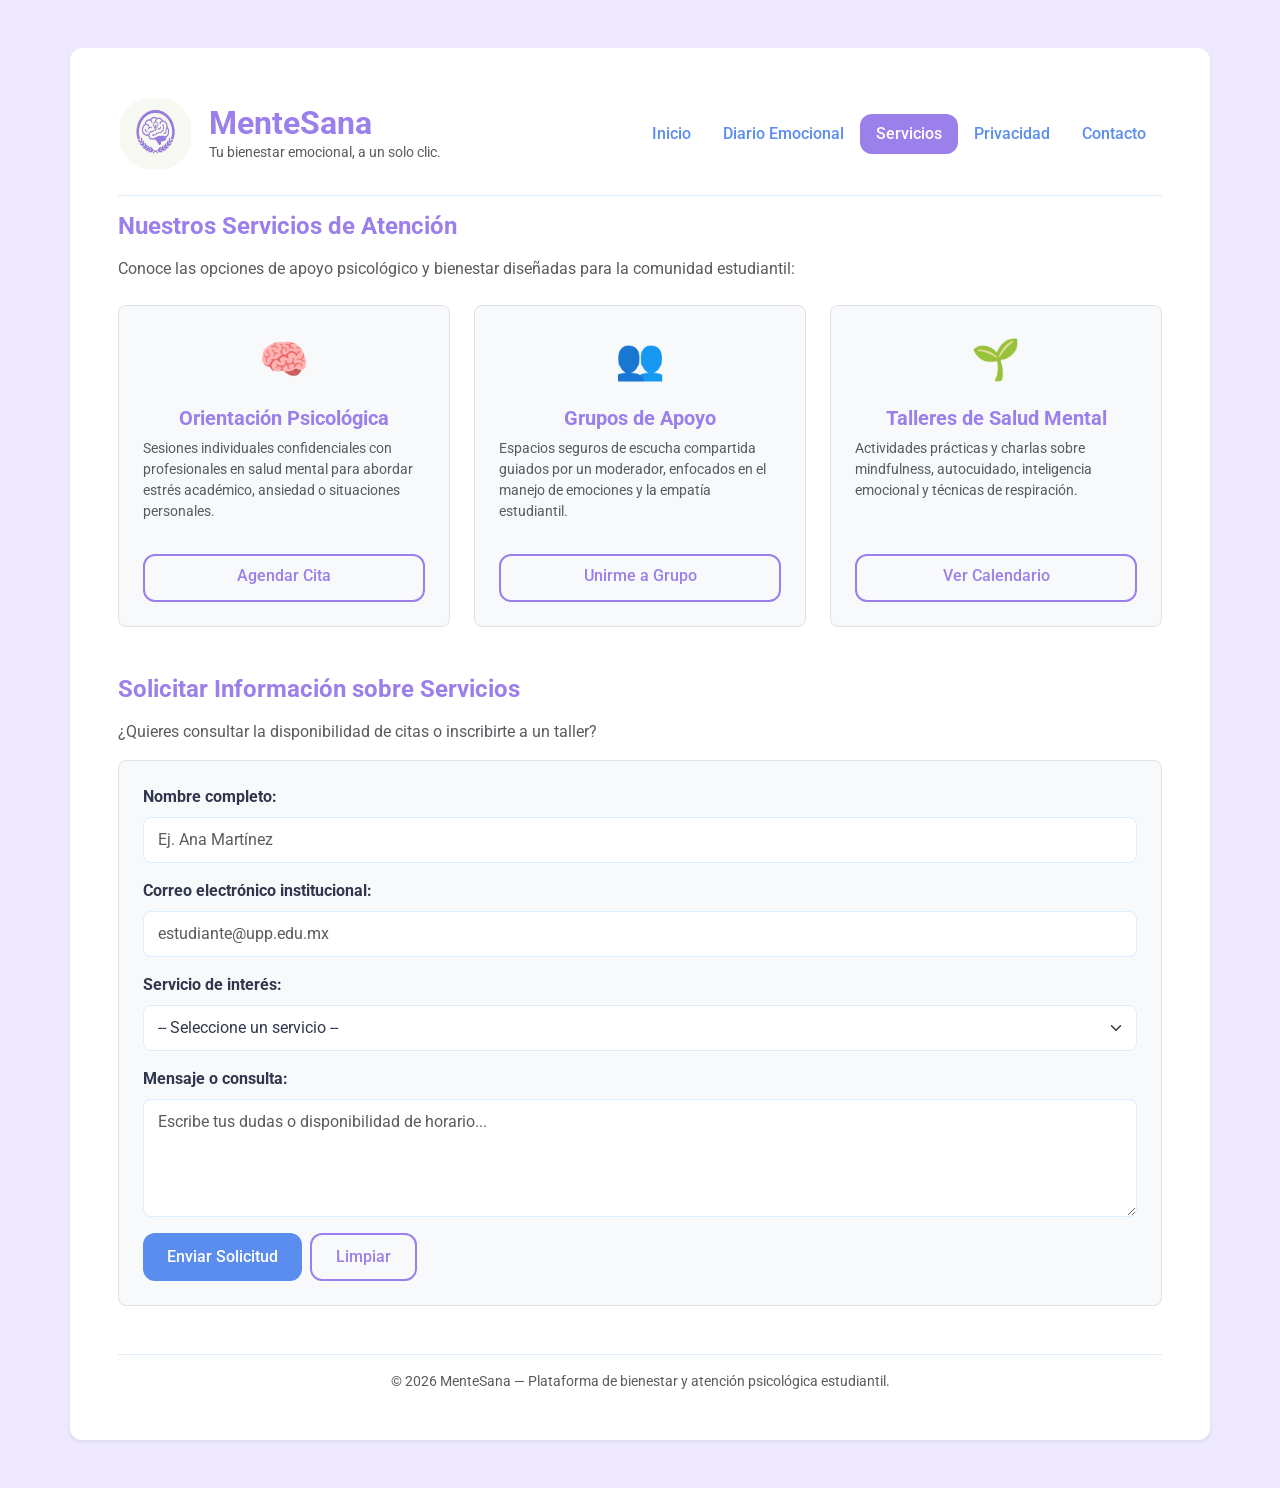
<file: servicios.html>
<!DOCTYPE html>
<html lang="es">
<head>
    <meta charset="UTF-8">
    <meta name="viewport" content="width=device-width, initial-scale=1.0">
    <title>MenteSana - Servicios de Atención y Bienestar</title>

    <!-- CDN Bootstrap 5 CSS -->
    <link href="https://cdn.jsdelivr.net/npm/bootstrap@5.3.3/dist/css/bootstrap.min.css" rel="stylesheet">

    <!-- Hoja de Estilos Propia -->
    <link rel="stylesheet" href="css/emocionalStyle.css">
</head>
<body>

    <div class="container my-5 p-4 p-md-5 card-mentesana shadow-sm">
        
        <!-- Encabezado con Logo Oficial de MenteSana -->
        <header class="d-flex flex-wrap justify-content-between align-items-center mb-4 gap-3">
            <div class="d-flex align-items-center gap-3">
                <img src="img/logo-mentesana.jpeg" alt="Logotipo oficial de MenteSana - Plataforma de bienestar y atención psicológica estudiantil" width="75" height="75" class="rounded-circle">
                <div>
                    <h1 class="h2 m-0 text-purple-ms fw-bold">MenteSana</h1>
                    <p class="text-muted small m-0">Tu bienestar emocional, a un solo clic.</p>
                </div>
            </div>

            <!-- Navegación con Accesibilidad -->
            <nav aria-label="Navegación principal">
                <ul class="nav nav-pills">
                    <li class="nav-item"><a class="nav-link" href="#">Inicio</a></li>
                    <li class="nav-item"><a class="nav-link" href="emocional.html">Diario Emocional</a></li>
                    <li class="nav-item"><a class="nav-link active" aria-current="page" href="servicios.html">Servicios</a></li>
                    <li class="nav-item"><a class="nav-link" href="privacidad.html">Privacidad</a></li>
                    <li class="nav-item"><a class="nav-link" href="#contacto">Contacto</a></li>
                </ul>
            </nav>
        </header>

        <hr style="color: #DCEEFF; opacity: 1;">

        <main>
            <!-- SECCIÓN: Catálogo de Servicios -->
            <section class="mb-5" aria-labelledby="titulo-servicios">
                <h2 id="titulo-servicios" class="h4 text-purple-ms fw-bold mb-3">Nuestros Servicios de Atención</h2>
                <p class="text-muted mb-4">Conoce las opciones de apoyo psicológico y bienestar diseñadas para la comunidad estudiantil:</p>

                <!-- Tarjetas de Servicios -->
                <div class="row g-4">
                    <!-- Servicio 1 -->
                    <div class="col-md-4">
                        <div class="p-4 border rounded-3 bg-light h-100 d-flex flex-column justify-content-between">
                            <div>
                                <div class="fs-1 text-center mb-3">🧠</div>
                                <h3 class="h5 text-purple-ms fw-bold text-center">Orientación Psicológica</h3>
                                <p class="text-muted small">Sesiones individuales confidenciales con profesionales en salud mental para abordar estrés académico, ansiedad o situaciones personales.</p>
                            </div>
                            <a href="#contacto" class="btn btn-outline-ms w-100 mt-3">Agendar Cita</a>
                        </div>
                    </div>

                    <!-- Servicio 2 -->
                    <div class="col-md-4">
                        <div class="p-4 border rounded-3 bg-light h-100 d-flex flex-column justify-content-between">
                            <div>
                                <div class="fs-1 text-center mb-3">👥</div>
                                <h3 class="h5 text-purple-ms fw-bold text-center">Grupos de Apoyo</h3>
                                <p class="text-muted small">Espacios seguros de escucha compartida guiados por un moderador, enfocados en el manejo de emociones y la empatía estudiantil.</p>
                            </div>
                            <a href="#contacto" class="btn btn-outline-ms w-100 mt-3">Unirme a Grupo</a>
                        </div>
                    </div>

                    <!-- Servicio 3 -->
                    <div class="col-md-4">
                        <div class="p-4 border rounded-3 bg-light h-100 d-flex flex-column justify-content-between">
                            <div>
                                <div class="fs-1 text-center mb-3">🌱</div>
                                <h3 class="h5 text-purple-ms fw-bold text-center">Talleres de Salud Mental</h3>
                                <p class="text-muted small">Actividades prácticas y charlas sobre mindfulness, autocuidado, inteligencia emocional y técnicas de respiración.</p>
                            </div>
                            <a href="#contacto" class="btn btn-outline-ms w-100 mt-3">Ver Calendario</a>
                        </div>
                    </div>
                </div>
            </section>

            <!-- Formulario de Contacto / Solicitud de Servicio -->
            <section id="contacto" class="mb-4" aria-labelledby="titulo-contacto">
                <h2 id="titulo-contacto" class="h4 text-purple-ms fw-bold mb-3">Solicitar Información sobre Servicios</h2>
                <p class="text-muted">¿Quieres consultar la disponibilidad de citas o inscribirte a un taller?</p>

                <form id="form-contacto" action="#" method="POST" class="p-4 rounded-3 border bg-light">
                    <div class="mb-3">
                        <label for="nombre-contacto" class="form-label fw-bold">Nombre completo:</label>
                        <input type="text" id="nombre-contacto" name="nombre_contacto" class="form-control" placeholder="Ej. Ana Martínez" required>
                    </div>

                    <div class="mb-3">
                        <label for="correo-contacto" class="form-label fw-bold">Correo electrónico institucional:</label>
                        <input type="email" id="correo-contacto" name="correo_contacto" class="form-control" placeholder="estudiante@upp.edu.mx" required>
                    </div>

                    <div class="mb-3">
                        <label for="asunto-contacto" class="form-label fw-bold">Servicio de interés:</label>
                        <select id="asunto-contacto" name="asunto_contacto" class="form-select" required aria-label="Selecciona el servicio de interés">
                            <option value="" disabled selected>-- Seleccione un servicio --</option>
                            <option value="orientacion_individual">Orientación Psicológica Individual</option>
                            <option value="grupo_apoyo">Grupo de Apoyo Estudiantil</option>
                            <option value="taller_bienestar">Taller o Conferencia de Salud Mental</option>
                            <option value="otro">Otro informe</option>
                        </select>
                    </div>

                    <div class="mb-3">
                        <label for="mensaje-contacto" class="form-label fw-bold">Mensaje o consulta:</label>
                        <textarea id="mensaje-contacto" name="mensaje_contacto" class="form-control" rows="4" placeholder="Escribe tus dudas o disponibilidad de horario..." required></textarea>
                    </div>

                    <div class="d-flex flex-column flex-sm-row gap-2">
                        <button type="submit" class="btn btn-blue-ms">Enviar Solicitud</button>
                        <button type="reset" class="btn btn-outline-ms">Limpiar</button>
                    </div>
                </form>
            </section>
        </main>

        <hr class="mt-5" style="color: #DCEEFF; opacity: 1;">

        <footer>
            <p class="text-center text-muted small m-0">&copy; 2026 MenteSana — Plataforma de bienestar y atención psicológica estudiantil.</p>
        </footer>

    </div>

    <script src="https://cdn.jsdelivr.net/npm/bootstrap@5.3.3/dist/js/bootstrap.bundle.min.js"></script>
</body>
</html>
</file>
<file: css/styles.css>
:root {
            --ms-azul: #5B8DEF;
            --ms-morado: #9B7FEA;
            --ms-azul-claro: #DCEEFF;
            --ms-lavanda: #EEE9FF;
            --ms-texto: #30364D;
            --ms-blanco: #FFFFFF;
        }

        body {
            font-family: 'Roboto', sans-serif;
            color: var(--ms-texto);
            background-color: #f4f7f6;
            font-size: 14px;
        }

        /* --- Tipografía --- */
        h1 { font-size: 28px; font-weight: 400; }
        h2 { font-size: 22px; font-weight: 500; }
        .subtitulo { font-size: 16px; font-weight: 500; }
        .cuerpo-pequeno { font-size: 12px; font-weight: 400; }

        /* --- Barra Lateral (Sidebar) --- */
        .sidebar {
            background-color: var(--ms-blanco);
            min-height: 100vh;
            border-right: 1px solid #e0e0e0;
            padding-top: 24px;
        }
        .sidebar .nav-link {
            color: var(--ms-texto);
            font-weight: 500;
            padding: 12px 16px;
            border-radius: 8px;
            margin-bottom: 8px;
        }
        .sidebar .nav-link:hover, .sidebar .nav-link.active {
            background-color: var(--ms-azul-claro);
            color: var(--ms-azul);
        }
        .sidebar .nav-link i {
            margin-right: 8px;
            font-size: 18px;
        }

        /* --- Tarjetas de Resumen --- */
        .card-resumen {
            border: none;
            border-radius: 12px;
            background-color: var(--ms-blanco);
            box-shadow: 0 4px 12px rgba(0,0,0,0.05);
            padding: 24px;
            transition: transform 0.2s;
        }
        .card-resumen:hover {
            transform: translateY(-2px);
        }
        .card-resumen .icono {
            font-size: 32px;
            color: var(--ms-azul);
            margin-bottom: 16px;
        }
        .card-resumen .numero {
            font-size: 28px;
            font-weight: 700;
            color: var(--ms-texto);
        }

        /* --- Tablas --- */
        .tabla-custom {
            background-color: var(--ms-blanco);
            border-radius: 12px;
            overflow: hidden;
            box-shadow: 0 4px 12px rgba(0,0,0,0.05);
        }
        .tabla-custom thead {
            background-color: var(--ms-lavanda);
            color: var(--ms-texto);
        }
        .tabla-custom th {
            font-weight: 500;
            padding: 16px;
        }
        .tabla-custom td {
            padding: 16px;
            vertical-align: middle;
        }

        /* --- Botones --- */
        .btn-primary {
            background-color: var(--ms-azul);
            border-color: var(--ms-azul);
            font-weight: 500;
            border-radius: 8px;
            padding: 10px 24px;
        }
        .btn-primary:hover {
            background-color: #4a7bd4;
        }
        .btn-outline-primary {
            color: var(--ms-azul);
            border-color: var(--ms-azul);
            border-radius: 8px;
        }
        .btn-outline-primary:hover {
            background-color: var(--ms-azul);
            color: white;
        }

        /*--- Badges (Estados) ---*/
        .badge-confirmada { background-color: #d4edda; color: #155724; }
        .badge-pendiente { background-color: #fff3cd; color: #856404; }
        .badge-cancelada { background-color: #f8d7da; color: #721c24; }
/* Ajustes de Jerarquía y Estilos de MenteSana */
body {
    font-family: 'Roboto', sans-serif;
    color: #30364D;
}

.btn-primary {
    background-color: #5B8DEF !important;
    border-color: #5B8DEF !important;
}

.btn-primary:hover {
    background-color: #4A7CE0 !important;
}
</file>
<file: css/estilos.css>
:root {
    --azul-principal: #5B8DEF;
    --morado-principal: #9B7FEA;
    --azul-claro: #DCEEFF;
    --lavanda: #EEE9FF;
    --texto-principal: #30364D;
    --blanco: #FFFFFF;
}

body {
    font-family: 'Roboto', sans-serif;
    color: var(--texto-principal);
    background-color: #DCEEFF;
}

/* Barra superior */
.navbar {
    background-color: var(--blanco) !important;
    border-bottom: 4px solid var(--morado-principal);
}

.navbar-brand {
    color: var(--azul-principal) !important;
}

.navbar-text {
    color: var(--morado-principal) !important;
    font-weight: 500;
}

/* Título principal */
h1 {
    font-size: 28px;
    font-weight: 400;
    color: var(--morado-principal);
}

h2 {
    font-size: 22px;
    font-weight: 500;
    color: var(--azul-principal);
}

h3 {
    font-size: 16px;
    font-weight: 500;
    color: var(--texto-principal);
}

p {
    font-size: 14px;
}

/* Tarjetas */
.card-mente {
    background-color: var(--blanco);
    border: 2px solid var(--lavanda);
    border-radius: 12px;
    box-shadow: 0 3px 10px rgba(91, 141, 239, 0.15);
}

.card-mente:hover {
    border-color: var(--morado-principal);
}

/* Etiquetas */
.bg-lavanda {
    background-color: var(--lavanda) !important;
    color: var(--morado-principal) !important;
}

/* Botones */
.btn-mente {
    background-color: var(--azul-principal);
    color: var(--blanco);
    border: none;
    border-radius: 8px;
    padding: 10px 20px;
    font-weight: 500;
}

.btn-mente:hover {
    background-color: var(--morado-principal);
    color: var(--blanco);
}

/* Confirmación */
.alert-success {
    background-color: var(--lavanda);
    border-color: var(--morado-principal);
    color: var(--texto-principal);
}

/* Colores de texto */
.text-azul {
    color: var(--azul-principal) !important;
}

.text-morado {
    color: var(--morado-principal) !important;
}
</file>
<file: css/emocionalStyle.css>
/* =========================================================
   DOCUMENTACIÓN DE MÓDULO (RF-005 / RF-006)
   - diario.html / emocional.html: Registro Emocional Diario
   - privacidad.html: Políticas de Privacidad y Derechos ARCO
   - Bootstrap 5 + Estilos Propios de la Guía MenteSana
   ========================================================= */
   
@import url('https://fonts.googleapis.com/css2?family=Roboto:wght@400;500;700&display=swap');

body {
    font-family: 'Roboto', sans-serif;
    color: #30364D;          
    background-color: #EEE9FF; 
}


.text-purple-ms {
    color: #9B7FEA; 
}

.text-blue-ms {
    color: #5B8DEF; 
}

.bg-lavender-ms {
    background-color: #EEE9FF; 
}

.bg-blue-light-ms {
    background-color: #DCEEFF; 
}

.btn-blue-ms {
    background-color: #5B8DEF;
    color: #FFFFFF;
    border: none;
    border-radius: 12px;
    font-weight: 500;
    min-height: 48px;
    padding: 10px 24px;
    transition: background-color 0.2s ease-in-out;
}

.btn-blue-ms:hover {
    background-color: #4a7bdc;
    color: #FFFFFF;
}

.btn-outline-ms {
    border: 2px solid #9B7FEA;
    color: #9B7FEA;
    background-color: transparent;
    border-radius: 12px;
    font-weight: 500;
    min-height: 48px;
    padding: 8px 24px;
    transition: all 0.2s ease-in-out;
}

.btn-outline-ms:hover {
    background-color: #9B7FEA;
    color: #FFFFFF;
}

.card-mentesana {
    border-radius: 12px;
    border: none;
    background-color: #FFFFFF;
}

.form-control, .form-select {
    border-radius: 8px;
    border: 1px solid #DCEEFF;
    color: #30364D;
    padding: 10px 14px;
}

.form-control:focus, .form-select:focus {
    border-color: #9B7FEA;
    box-shadow: 0 0 0 0.25rem rgba(155, 127, 234, 0.25);
}

/* 7. Navegación (Sección 3.5) */
.nav-pills .nav-link.active {
    background-color: #9B7FEA;
    border-radius: 12px;
}

.nav-pills .nav-link {
    color: #5B8DEF;
    font-weight: 500;
}

.rating-container {
    display: flex;
    justify-content: space-between;
    max-width: 400px;
    margin: 0 auto;
}

.rating-option {
    text-align: center;
}

.rating-option input[type="radio"] {
    display: none;
}

.rating-option label {
    display: flex;
    align-items: center;
    justify-content: center;
    width: 48px;
    height: 48px;
    border-radius: 50%;
    background-color: #DCEEFF;
    color: #30364D;
    font-weight: 700;
    font-size: 1.1rem;
    cursor: pointer;
    transition: all 0.2s ease-in-out;
}

.rating-option input[type="radio"]:checked + label {
    background-color: #9B7FEA;
    color: #FFFFFF;
    transform: scale(1.1);
}

.accordion-button:not(.collapsed) {
    background-color: #EEE9FF;
    color: #9B7FEA;
    font-weight: 500;
}

.accordion-button:focus {
    box-shadow: 0 0 0 0.25rem rgba(155, 127, 234, 0.25);
}


@media (max-width: 576px) {
    .card-mentesana {
        padding: 1.25rem !important;
    }

    .rating-container {
        gap: 6px;
    }

    .rating-option label {
        width: 40px;
        height: 40px;
        font-size: 0.95rem;
    }

    .btn-blue-ms, .btn-outline-ms {
        width: 100%;
        margin-bottom: 8px;
    }

    nav .nav-pills {
        justify-content: center;
        width: 100%;
        margin-top: 10px;
    }
}
</file>
